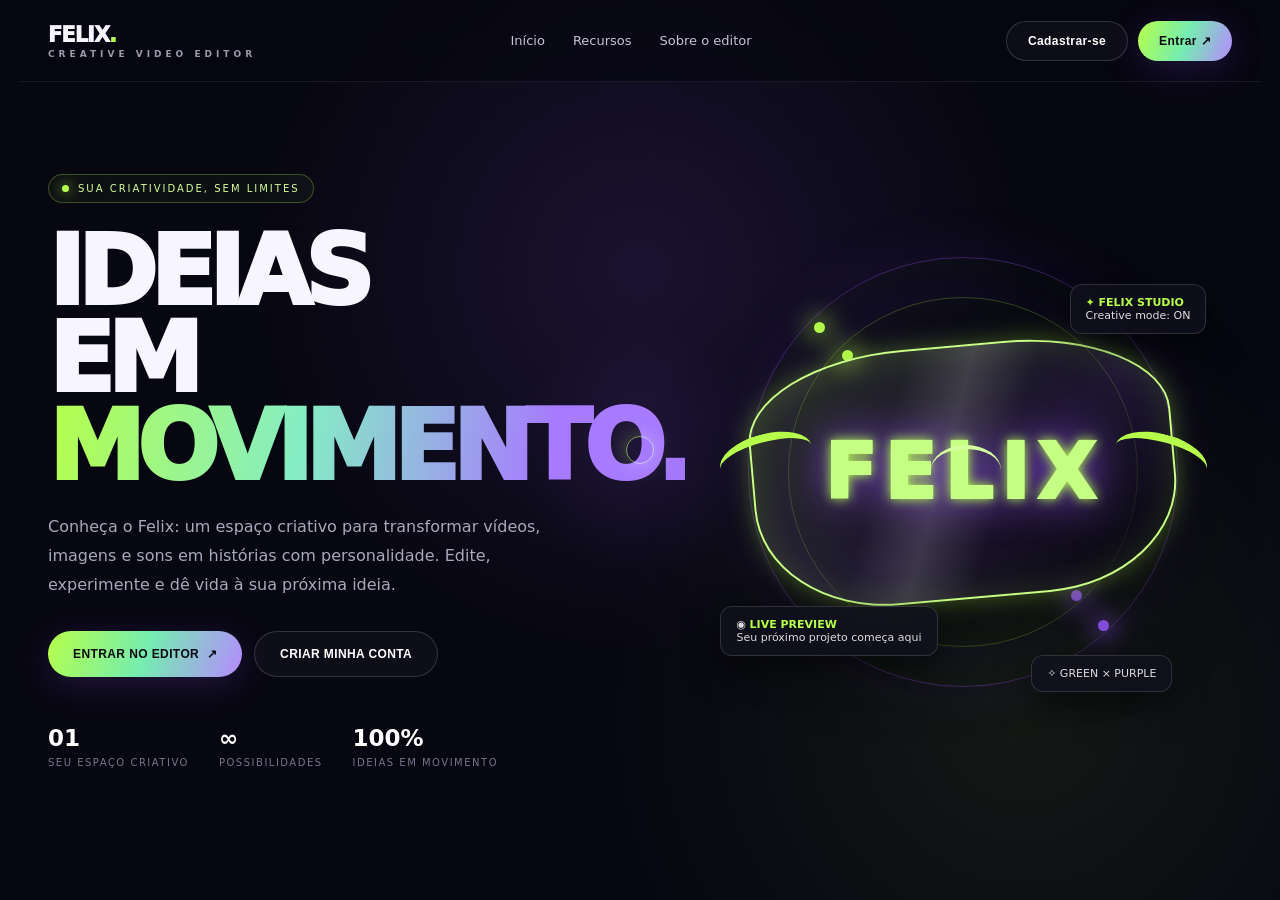
<file: index.html>
<!DOCTYPE html>
<html lang="pt-BR">
<head>
<meta charset="utf-8">
<meta name="viewport" content="width=device-width, initial-scale=1, viewport-fit=cover">
<title>FELIX — Creative Video Editor</title>
<link rel="stylesheet" href="style.css">
</head>
<body>
<div id="portfolio">
  <div class="f-cursor" id="fCursor"></div><div class="f-cursor-glow" id="fGlow"></div>
  <nav class="f-nav">
    <div class="f-brand">FELIX<span>.</span><small>CREATIVE VIDEO EDITOR</small></div>
    <div class="f-navlinks"><a href="#f-home">Início</a><a href="#f-tools">Recursos</a><a href="#f-about">Sobre o editor</a></div>
    <div class="f-actions"><button class="f-btn" onclick="fOpenSignup()">Cadastrar-se</button><button class="f-btn primary" onclick="fEnter()">Entrar ↗</button><button class="f-btn f-burger" aria-label="Menu" onclick="document.querySelector('.f-navlinks').classList.toggle('open')">☰</button></div>
  </nav>
  <main>
    <section class="f-hero" id="f-home">
      <div class="f-copy">
        <div class="f-eyebrow"><span class="f-dot"></span> SUA CRIATIVIDADE, SEM LIMITES</div>
        <h1>IDEIAS<br>EM <span class="grad">MOVIMENTO.</span></h1>
        <p class="f-lead">Conheça o Felix: um espaço criativo para transformar vídeos, imagens e sons em histórias com personalidade. Edite, experimente e dê vida à sua próxima ideia.</p>
        <div class="f-herocta"><button class="f-btn primary" onclick="fEnter()">ENTRAR NO EDITOR&nbsp; ↗</button><button class="f-btn" onclick="fOpenSignup()">CRIAR MINHA CONTA</button></div>
        <div class="f-stats"><div class="f-stat"><strong>01</strong><span>Seu espaço criativo</span></div><div class="f-stat"><strong>∞</strong><span>Possibilidades</span></div><div class="f-stat"><strong>100%</strong><span>Ideias em movimento</span></div></div>
      </div>
      <div class="f-visual" id="fVisual">
        <div class="f-orbit"></div><div class="f-orbit o2"></div>
        <div class="f-glass" id="fGlass"><div class="f-arm left"></div><div class="f-arm right"></div><div class="f-lens"></div><div class="f-bridge"></div></div>
        <div class="f-chip c1"><b>✦ FELIX STUDIO</b><br>Creative mode: ON</div>
        <div class="f-chip c2">◉ <b>LIVE PREVIEW</b><br>Seu próximo projeto começa aqui</div>
        <div class="f-chip c3">✧ GREEN × PURPLE</div>
      </div>
    </section>
    <section class="f-section" id="f-tools">
      <div class="f-section-head f-reveal"><div class="f-kicker">FERRAMENTAS CRIATIVAS</div><h2>Seu estúdio. Suas regras.</h2><p>Um conjunto de ferramentas para explorar ideias, experimentar estilos e construir projetos audiovisuais em um só lugar.</p></div>
      <div class="f-cards">
        <article class="f-card f-reveal" style="--glow:#b6ff4a"><div class="f-icon">✂</div><h3>Edição de vídeo</h3><p>Organize clipes, corte cenas, ajuste a duração e monte sua narrativa na linha do tempo.</p></article>
        <article class="f-card f-reveal" style="--glow:#9b5cff"><div class="f-icon">✦</div><h3>Efeitos & transições</h3><p>Explore filtros, movimentos e transições para dar ritmo e identidade aos seus vídeos.</p></article>
        <article class="f-card f-reveal" style="--glow:#b6ff4a"><div class="f-icon">T</div><h3>Textos & legendas</h3><p>Adicione títulos, legendas e elementos tipográficos para contar sua história.</p></article>
      </div>
    </section>
    <section class="f-section" id="f-about">
      <div class="f-section-head f-reveal"><div class="f-kicker">POR DENTRO DO FELIX</div><h2>Crie do seu jeito.</h2><p>Do primeiro corte à exportação, tenha liberdade para ajustar cada detalhe do seu projeto.</p></div>
      <div class="f-showcase">
        <article class="f-card f-reveal"><div class="f-icon">▤</div><h3>Timeline intuitiva</h3><p>Trabalhe com trilhas de vídeo, áudio e texto. Organize seus elementos e construa cada cena com precisão.</p><div class="f-demo"><span></span><span></span><span></span><span></span><span></span></div></article>
        <article class="f-card f-reveal"><div class="f-icon">◈</div><h3>Imagem em destaque</h3><p>Ajuste cores, aplique filtros, faça recortes e experimente recursos de edição de imagem.</p><div class="f-demo"><span style="height:45%;background:linear-gradient(#9b5cff,#b6ff4a)"></span><span style="height:90%"></span><span style="height:55%;background:linear-gradient(#b6ff4a,#9b5cff)"></span><span style="height:80%"></span><span style="height:35%"></span></div></article>
      </div>
    </section>
    <section class="f-cta f-reveal"><div class="f-kicker">PRONTO PARA COMEÇAR?</div><h2>Seu próximo projeto<br><span style="background:linear-gradient(90deg,#b6ff4a,#9b5cff);-webkit-background-clip:text;color:transparent">começa agora.</span></h2><p>Entre no Felix e transforme suas ideias em criações.</p><button class="f-btn primary" onclick="fEnter()">ENTRAR NO FELIX&nbsp; ↗</button></section>
  </main>
  <footer class="f-footer">FELIX CREATIVE VIDEO EDITOR · TX_EDITION · CRIATIVIDADE EM MOVIMENTO</footer>
  <div class="f-modal" id="fSignup" onclick="if(event.target===this)fCloseSignup()"><div class="f-modalbox"><button class="f-close" onclick="fCloseSignup()">×</button><div class="f-kicker">BEM-VINDO AO FELIX</div><h3>Crie sua conta.</h3><p>Prepare seu espaço criativo para começar a editar.</p><form onsubmit="fSignupSubmit(event)"><label for="fName">Nome</label><input id="fName" required placeholder="Como podemos chamar você?"><label for="fEmail">E-mail</label><input id="fEmail" type="email" required placeholder="voce@email.com"><label for="fPass">Senha</label><input id="fPass" type="password" minlength="6" required placeholder="Mínimo de 6 caracteres"><button class="f-btn primary" type="submit">CADASTRAR-SE ↗</button></form><p class="f-note">Protótipo visual: o cadastro ainda não cria uma conta real. É necessária integração com um serviço de autenticação para ativar o acesso seguro.</p></div></div>
</div>


<div id="felixEditorShell"><iframe id="felixEditorFrame" src="editor.html" title="Editor de vídeo FELIX" allow="fullscreen; microphone"></iframe></div>
<script src="main.js"></script>
</body>
</html>
</file>
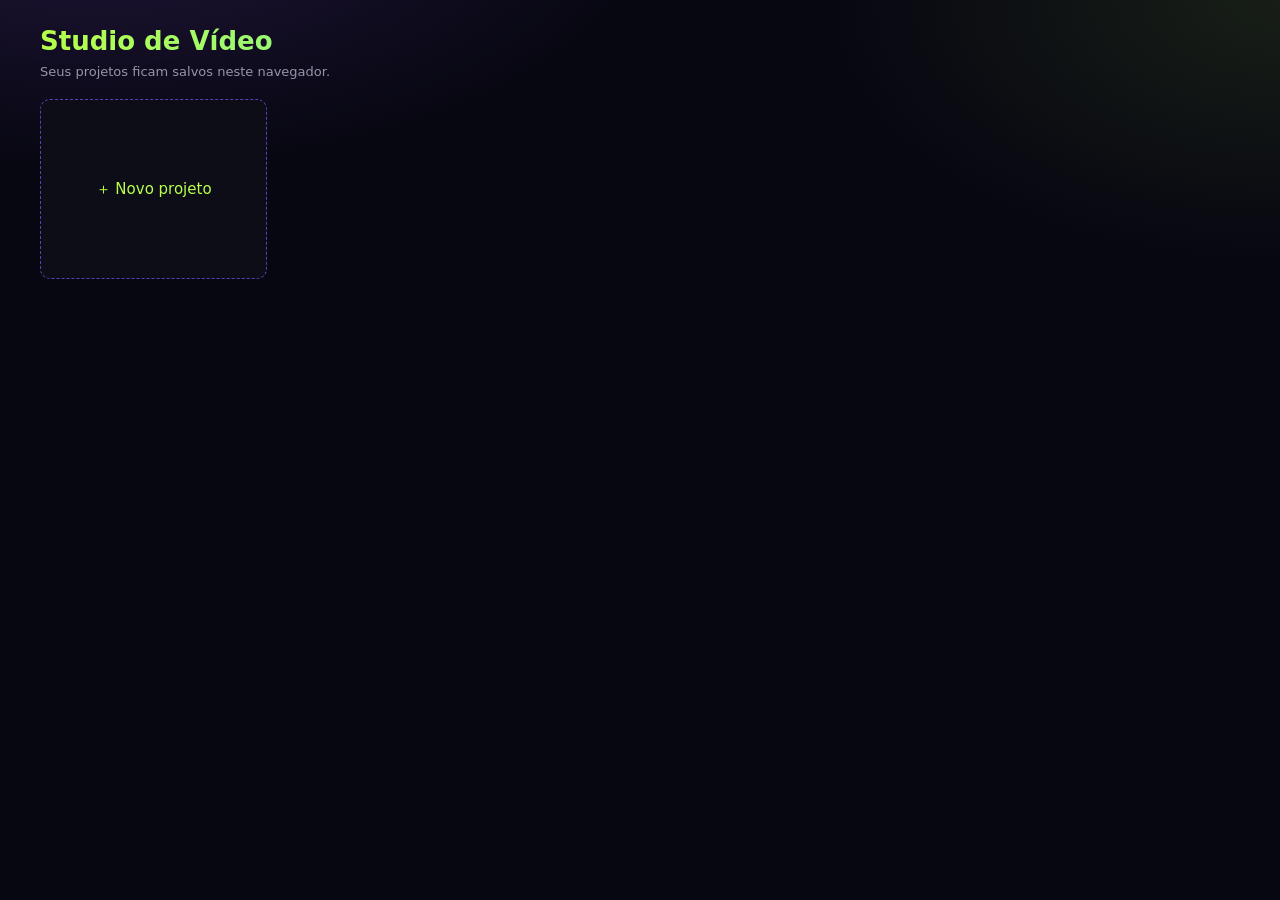
<file: editor.html>
<!DOCTYPE html>
<html lang="pt-BR">
<head>
<meta charset="utf-8">
<meta name="viewport" content="width=device-width, initial-scale=1, viewport-fit=cover">
<title>FELIX — Creative Video Editor</title>
<link rel="stylesheet" href="editor.css">
</head>
<body>
<div id="home" class="scr"><h1> Studio de Vídeo</h1><div class="hint">Seus projetos ficam salvos neste navegador.</div><div class="grid" id="grid"></div></div>
<div id="ed" class="scr">
<header>
<span class="logo">FELIX.</span><button class="ic" onclick="parent.postMessage('felix:back','*')" title="Voltar ao site">⌂</button><button onclick="back()">← Projetos</button><span id="pn" title="Renomear"></span>
<button onclick="ieStart()" title="Editor de imagem (ajustes, curvas, remover fundo...)">🖌 Imagem</button><button class="ic" onclick="help()" title="Atalhos">?</button><button class="p" id="ex" onclick="exp()">⬇ Exportar</button>
<input type="file" id="fi" accept="video/*,image/*,audio/*,.gif" multiple hidden>
</header>
<aside id="side"><button class="shx" onclick="sheet()">✕</button><div class="tabs" id="stabs"></div><div class="pane" id="spane"></div></aside>
<section id="prev"><div class="phead">Player</div><div class="stage" id="stage"><canvas id="cv" width="1280" height="720"></canvas><div id="gd"></div><div id="bx"><i data-c="nw"></i><i data-c="ne"></i><i data-c="se"></i><i data-c="sw"></i></div></div>
<div id="ctl"><div class="ca"><span id="tm">00:00:00:00 / 00:00:00:00</span></div>
<div class="cb"><button class="ic" onclick="t=0" title="Início">⏮</button><button class="ic" onclick="step(-1)" title="−1 frame">◀|</button><button class="ic p" id="pp" onclick="toggle()">▶</button><button class="ic" onclick="step(1)" title="+1 frame">|▶</button></div>
<div class="cc"><button class="ic" id="lp" onclick="loop=!loop;this.classList.toggle('on',loop)" title="Repetir">🔁</button><button class="ic" id="gb" onclick="guides()" title="Guias de segurança">▦</button><button class="ic" onclick="shot()" title="Salvar frame">📷</button><button class="ic" onclick="fs2()" title="Tela cheia">⛶</button><select id="ar" onchange="setAr();save()" title="Proporção"><option>16:9</option><option>9:16</option><option>1:1</option><option>4:5</option></select></div></div></section>
<aside id="insp"><button class="shx" onclick="sheet()">✕</button><div class="tabs" id="itabs"></div><div class="pane" id="ipane"></div></aside>
<section id="tlbox"><div id="tlbar"><button class="ic" onclick="undo(-1)" title="Desfazer (Ctrl+Z)">↶</button><button class="ic" onclick="undo(1)" title="Refazer (Ctrl+Y)">↷</button><span class="sep"></span>
<button onclick="split()" title="Dividir (S)">✂<em>Dividir</em></button><button onclick="dup()" title="Duplicar">⧉<em>Duplicar</em></button><button onclick="del()" title="Apagar">🗑<em>Apagar</em></button><button onclick="addKfBtn()" title="Keyframe (K)">◆<em>Keyframe</em></button><span class="sep"></span>
<button id="snb" class="on ic" onclick="snap=!snap;this.classList.toggle('on',snap)" title="Ímã">🧲</button><span style="flex:1"></span><span class="hint" id="info"></span><label class="hint" style="display:flex;align-items:center;gap:6px">⌕<input type="range" min="15" max="220" value="50" style="width:120px" oninput="zoom=+this.value;rTL()"></label></div>
<div id="tlmain"><div id="heads"></div><div id="tlw"><div id="tl"></div></div></div></section>
<nav id="mbar"></nav>
</div>
<div id="ie"><div class="ieh"><b>Editor de imagem</b><button onclick="$('ief').click()">📂 Abrir</button><button onclick="ieUndo(-1)" title="Desfazer">↶</button><button onclick="ieUndo(1)" title="Refazer">↷</button><button onpointerdown="IE.before=1;ieR()" onpointerup="IE.before=0;ieR()" onpointerleave="if(IE.before){IE.before=0;ieR()}">👁 Antes</button><span style="flex:1"></span><button onclick="ieSave()">⬇ PNG</button><button class="p" onclick="ieApply()">✔ Aplicar ao projeto</button><button onclick="$('ie').style.display='none'">✕</button><input type="file" id="ief" accept="image/*" hidden></div>
<div class="iew"><div id="iet"></div><div class="iec"><canvas id="ic"></canvas><div id="icr"></div></div><div id="iep"></div></div></div>
<div id="md"></div><div id="toast"></div>
<script src="editor.js"></script>
</body>
</html>
</file>
<file: style.css>
html,body{height:100%;margin:0}body{background:#070711;overflow:hidden}
/* ===== FELIX PORTFOLIO LANDING ===== */
:root{--felix-green:#b6ff4a;--felix-purple:#9b5cff;--felix-bg:#070711;--felix-card:#111120}
body{overflow:hidden}
#portfolio{position:fixed;inset:0;z-index:300;background:var(--felix-bg);color:#f7f5ff;overflow:auto;font-family:Inter,system-ui,sans-serif;isolation:isolate}
#portfolio *{box-sizing:border-box}
#portfolio:before{content:"";position:fixed;inset:0;z-index:-2;pointer-events:none;background:radial-gradient(700px circle at var(--mx,50%) var(--my,30%),#9b5cff22,transparent 55%),radial-gradient(700px circle at 80% 80%,#b6ff4a12,transparent 60%),#070711}
#portfolio:after{content:"";position:fixed;inset:0;z-index:-1;pointer-events:none;opacity:.14;background-image:linear-gradient(#ffffff0c 1px,transparent 1px),linear-gradient(90deg,#ffffff0c 1px,transparent 1px);background-size:54px 54px;mask-image:linear-gradient(to bottom,black,transparent 90%)}
.f-nav{height:82px;display:flex;align-items:center;justify-content:space-between;max-width:1240px;margin:auto;padding:0 28px;position:sticky;top:0;z-index:5;backdrop-filter:blur(18px);background:#070711a8;border-bottom:1px solid #ffffff12}
.f-brand{font-size:21px;font-weight:950;letter-spacing:-1px}.f-brand span{color:var(--felix-green)}.f-brand small{display:block;font-size:9px;letter-spacing:4px;color:#9c9bad;font-weight:600;margin-top:2px}
.f-navlinks{display:flex;gap:28px;align-items:center}.f-navlinks a{color:#c7c4d7;text-decoration:none;font-size:13px;transition:.25s}.f-navlinks a:hover{color:var(--felix-green)}
.f-actions{display:flex;gap:10px}.f-btn{border:1px solid #ffffff28;border-radius:999px;padding:12px 21px;color:white;background:#ffffff08;font-weight:750;font-size:12px;letter-spacing:.4px;cursor:pointer;transition:transform .25s,box-shadow .25s,border-color .25s}.f-btn:hover{transform:translateY(-3px);border-color:var(--felix-green);box-shadow:0 8px 30px #b6ff4a20}.f-btn.primary{border:0;color:#090910;background:linear-gradient(110deg,var(--felix-green),#75edb0 50%,#b58aff);box-shadow:0 8px 35px #9b5cff30}
.f-hero{max-width:1240px;margin:auto;min-height:690px;padding:92px 28px 80px;display:grid;grid-template-columns:1.05fr .95fr;align-items:center;gap:35px;position:relative}
.f-eyebrow{display:inline-flex;gap:9px;align-items:center;border:1px solid #b6ff4a45;border-radius:99px;padding:8px 13px;color:#d6ff9a;font-size:10px;letter-spacing:2px;text-transform:uppercase;background:#b6ff4a0a}
.f-dot{width:7px;height:7px;border-radius:50%;background:var(--felix-green);box-shadow:0 0 14px var(--felix-green);animation:fdot 1.5s infinite}
@keyframes fdot{50%{opacity:.35;transform:scale(.65)}}
.f-hero h1{font-size:clamp(56px,7.5vw,104px);line-height:.91;letter-spacing:-7px;margin:26px 0 22px;font-weight:950}
.f-hero h1 .grad{background:linear-gradient(100deg,var(--felix-green),#85edc5 40%,#a77aff 78%);-webkit-background-clip:text;background-clip:text;color:transparent}
.f-lead{max-width:520px;color:#aaa8bc;font-size:16px;line-height:1.8}
.f-herocta{display:flex;gap:12px;margin-top:32px;flex-wrap:wrap}.f-herocta .f-btn{padding:15px 25px}
.f-stats{display:flex;gap:30px;margin-top:48px}.f-stat strong{display:block;font-size:23px;color:#fff}.f-stat span{font-size:10px;letter-spacing:1.5px;color:#77758d;text-transform:uppercase}
.f-visual{height:510px;position:relative;display:grid;place-items:center;perspective:900px}
.f-orbit{position:absolute;width:min(42vw,430px);aspect-ratio:1;border:1px solid #9b5cff55;border-radius:50%;box-shadow:0 0 65px #9b5cff16,inset 0 0 65px #b6ff4a0b;animation:orbit 22s linear infinite}
.f-orbit:before,.f-orbit:after{content:"";position:absolute;width:11px;height:11px;border-radius:50%;background:var(--felix-green);box-shadow:0 0 25px 6px #b6ff4a88;top:15%;left:15%}
.f-orbit:after{top:auto;left:auto;bottom:13%;right:16%;background:var(--felix-purple);box-shadow:0 0 25px 6px #9b5cff99}
.f-orbit.o2{width:min(34vw,350px);border-color:#b6ff4a40;animation:orbit 16s linear infinite reverse}
@keyframes orbit{to{transform:rotate(360deg)}}
.f-glass{width:min(100%,470px);aspect-ratio:1.22;position:relative;display:grid;place-items:center;transform-style:preserve-3d;animation:float 5s ease-in-out infinite;filter:drop-shadow(0 30px 45px #000b)}
@keyframes float{0%,100%{transform:translateY(0) rotateX(3deg) rotateY(-8deg)}50%{transform:translateY(-17px) rotateX(-3deg) rotateY(8deg)}}
.f-lens{position:absolute;inset:17% 5%;border:2px solid #c9ff85;border-radius:38% 38% 32% 32% / 32% 32% 42% 42%;background:linear-gradient(145deg,#b6ff4a22,#9b5cff24 55%,#05050cdd);box-shadow:inset 0 0 35px #b6ff4a24,0 0 24px #b6ff4a55;transform:rotate(-5deg);overflow:hidden}
.f-lens:before{content:"";position:absolute;inset:-60%;background:linear-gradient(110deg,transparent 42%,#ffffff25 48%,transparent 54%);animation:shine 5s ease-in-out infinite}
@keyframes shine{0%,25%{transform:translateX(-40%) rotate(15deg)}75%,100%{transform:translateX(40%) rotate(15deg)}}
.f-lens:after{content:"FELIX";position:absolute;inset:0;display:grid;place-items:center;font-size:clamp(44px,6vw,76px);font-weight:1000;letter-spacing:8px;color:#c5ff83;text-shadow:0 0 12px #b6ff4a,0 0 45px #9b5cff;transform:rotate(5deg)}
.f-bridge{position:absolute;top:43%;left:43%;width:15%;height:13%;border-top:4px solid #d5ff9e;border-radius:50%;z-index:2}
.f-arm{position:absolute;top:40%;width:20%;height:12%;border-top:8px solid #b6ff4a;border-radius:50%;z-index:2}.f-arm.left{left:-2%;transform:rotate(-15deg)}.f-arm.right{right:-2%;transform:rotate(15deg)}
.f-chip{position:absolute;padding:11px 15px;border-radius:12px;border:1px solid #ffffff24;background:#11111dcc;backdrop-filter:blur(14px);font-size:11px;color:#ddd;box-shadow:0 12px 35px #0008;animation:chipfloat 4s ease-in-out infinite}
.f-chip b{color:var(--felix-green)}.f-chip.c1{top:13%;right:0}.f-chip.c2{bottom:14%;left:0;animation-delay:-1.7s}.f-chip.c3{bottom:7%;right:7%;animation-delay:-2.5s}
@keyframes chipfloat{50%{transform:translateY(-10px) rotate(2deg)}}
.f-section{max-width:1240px;margin:auto;padding:100px 28px}
.f-section-head{text-align:center;margin-bottom:48px}.f-kicker{font-size:10px;letter-spacing:3px;color:var(--felix-green);text-transform:uppercase}.f-section h2{font-size:clamp(34px,5vw,58px);letter-spacing:-2px;margin:13px 0}.f-section-head p{color:#9694aa;max-width:600px;margin:auto;line-height:1.7}
.f-cards{display:grid;grid-template-columns:repeat(3,1fr);gap:18px}
.f-card{padding:28px;border-radius:22px;border:1px solid #ffffff14;background:linear-gradient(145deg,#171729dd,#0d0d18dd);min-height:220px;position:relative;overflow:hidden;transition:transform .3s,border-color .3s,box-shadow .3s;transform-style:preserve-3d}
.f-card:before{content:"";position:absolute;width:180px;height:180px;border-radius:50%;background:var(--glow,#9b5cff);filter:blur(75px);opacity:.13;right:-80px;top:-80px;transition:.4s}
.f-card:hover{border-color:#b6ff4a66;box-shadow:0 20px 60px #0006}.f-card:hover:before{opacity:.35}
.f-icon{width:48px;height:48px;border-radius:14px;display:grid;place-items:center;background:linear-gradient(135deg,#b6ff4a22,#9b5cff33);border:1px solid #ffffff20;font-size:22px;margin-bottom:22px}
.f-card h3{margin:0 0 10px;font-size:18px}.f-card p{color:#9694aa;line-height:1.7;font-size:13px;margin:0}
.f-showcase{display:grid;grid-template-columns:1fr 1fr;gap:22px;align-items:stretch}
.f-showcase .f-card{min-height:310px}.f-demo{height:150px;margin-top:22px;border-radius:13px;background:linear-gradient(130deg,#b6ff4a1c,#9b5cff24);border:1px solid #ffffff15;display:flex;align-items:center;justify-content:center;gap:8px;overflow:hidden}
.f-demo span{height:70%;width:13%;border-radius:8px;background:linear-gradient(180deg,var(--felix-green),#9b5cff);animation:bars 1.2s ease-in-out infinite alternate}.f-demo span:nth-child(2){animation-delay:.2s}.f-demo span:nth-child(3){animation-delay:.4s}.f-demo span:nth-child(4){animation-delay:.6s}.f-demo span:nth-child(5){animation-delay:.8s}
@keyframes bars{to{height:25%;filter:hue-rotate(50deg)}}
.f-cta{max-width:1184px;margin:40px auto 100px;padding:58px 30px;border:1px solid #b6ff4a40;border-radius:28px;text-align:center;background:radial-gradient(500px circle at 20% 0,#b6ff4a18,transparent),radial-gradient(500px circle at 90% 100%,#9b5cff22,transparent),#11111c}
.f-cta h2{font-size:clamp(32px,5vw,54px);margin:0 0 14px;letter-spacing:-2px}.f-cta p{color:#a6a3b7;margin:0 auto 25px;max-width:540px;line-height:1.7}
.f-footer{border-top:1px solid #ffffff12;padding:28px;text-align:center;color:#77758d;font-size:11px;letter-spacing:1px}
.f-reveal{opacity:0;transform:translateY(35px);transition:opacity .8s ease,transform .8s cubic-bezier(.2,.7,.2,1)}.f-reveal.visible{opacity:1;transform:translateY(0)}
.f-cursor{position:fixed;z-index:20;pointer-events:none;left:0;top:0;width:28px;height:28px;border:1px solid #b6ff4a99;border-radius:50%;transform:translate(-50%,-50%);mix-blend-mode:screen;transition:width .2s,height .2s,background .2s;box-shadow:0 0 20px #b6ff4a55}
.f-cursor-glow{position:fixed;z-index:-1;pointer-events:none;width:260px;height:260px;left:0;top:0;border-radius:50%;background:radial-gradient(circle,#9b5cff19,transparent 68%);transform:translate(-50%,-50%)}
.f-modal{position:fixed;inset:0;z-index:30;background:#05050bdc;backdrop-filter:blur(14px);display:none;align-items:center;justify-content:center;padding:20px}.f-modal.open{display:flex}
.f-modalbox{width:min(100%,430px);padding:32px;border:1px solid #b6ff4a55;border-radius:23px;background:#11111e;box-shadow:0 25px 90px #000b;animation:modalpop .35s cubic-bezier(.2,.8,.2,1)}
@keyframes modalpop{from{opacity:0;transform:scale(.92) translateY(20px)}to{opacity:1;transform:none}}
.f-modalbox h3{font-size:27px;margin:0 0 7px}.f-modalbox p{color:#9997ad;font-size:13px;line-height:1.6;margin:0 0 20px}
.f-modalbox label{display:block;font-size:11px;color:#c9c5dc;margin:13px 0 6px}.f-modalbox input{width:100%;padding:13px 14px;border:1px solid #ffffff20;border-radius:10px;background:#090912;color:white;outline:none}.f-modalbox input:focus{border-color:var(--felix-green);box-shadow:0 0 0 3px #b6ff4a16}
.f-modalbox .f-btn{width:100%;margin-top:18px}.f-close{float:right;border:0;background:none;color:#aaa;font-size:22px;cursor:pointer}
.f-note{font-size:10px!important;color:#77758d!important;margin-top:14px!important}
@media(max-width:850px){.f-navlinks{display:none}.f-hero{grid-template-columns:1fr;padding-top:65px;text-align:center}.f-lead{margin:auto}.f-herocta,.f-stats{justify-content:center}.f-visual{height:400px}.f-orbit{width:340px}.f-orbit.o2{width:275px}.f-cards{grid-template-columns:1fr 1fr}.f-showcase{grid-template-columns:1fr}}
@media(max-width:560px){.f-nav{padding:0 17px;height:70px}.f-actions{gap:6px}.f-btn{padding:10px 13px}.f-hero{padding:55px 18px 30px}.f-hero h1{letter-spacing:-4px;font-size:58px}.f-lead{font-size:14px}.f-stats{gap:17px}.f-stat strong{font-size:19px}.f-visual{height:320px}.f-orbit{width:270px}.f-orbit.o2{width:220px}.f-chip{font-size:9px;padding:8px}.f-section{padding:65px 18px}.f-cards{grid-template-columns:1fr}.f-cta{margin:20px 16px 65px;padding:42px 20px}.f-cursor,.f-cursor-glow{display:none}}


/* ===== RESPONSIVO ===== */
html{-webkit-text-size-adjust:100%}#portfolio{overflow-x:hidden}.f-hero{overflow-x:clip}.f-burger{display:none;padding:10px 14px}
#felixEditorShell{display:none;position:fixed;inset:0;z-index:99999;background:#070711}#felixEditorFrame{display:block;width:100%;height:100%;border:0;background:#070711}
.f-modalbox{max-height:calc(100dvh - 40px);overflow:auto}
@media(max-width:850px){.f-burger{display:block}.f-navlinks.open{display:flex!important;position:absolute;top:100%;left:0;right:0;flex-direction:column;align-items:flex-start;gap:16px;padding:20px 24px;background:#0b0b18f5;border-bottom:1px solid #ffffff18}.f-orbit{width:min(340px,86vw)}.f-orbit.o2{width:min(275px,70vw)}.f-stats{flex-wrap:wrap}.f-hero h1{letter-spacing:-4px}}
@media(max-width:560px){.f-brand small{display:none}.f-actions .f-btn:first-child{display:none}.f-hero h1{font-size:clamp(38px,13vw,58px);letter-spacing:-3px}.f-chip.c3{display:none}.f-orbit{width:min(270px,76vw)}.f-orbit.o2{width:min(220px,62vw)}.f-modalbox{padding:24px 20px}.f-herocta .f-btn{flex:1 1 100%}.f-section-head h2{letter-spacing:-1px}}
@media(max-width:380px){.f-nav{padding:0 12px}.f-brand{font-size:18px}.f-hero h1{letter-spacing:-2px}}
@media(pointer:coarse){.f-cursor,.f-cursor-glow{display:none}}
</file>
<file: editor.css>
:root{--bg:#030804;--pn:#010802;--pn2:#1a3214;--bd:#1f4d23;--tx:#64ff45;--mt:#80a874;--ac:#108150;--ac2:#015505;--pu:#5cf65c;--pu2:#17a017;--dg:#4dff5c;box-sizing:border-box}
@media(prefers-color-scheme:light){:root:not([data-theme="dark"]){--bg:#f1edfb;--pn:#fff;--pn2:#f6f2ff;--bd:#d0facf;--tx:#133512;--mt:#61945f;--ac:#0b9d62;--ac2:#c9f5e2;--pu:#6d3fe0;--pu2:#e1d6ff}}
*{box-sizing:border-box}html,body{height:100%;margin:0}
body{background:var(--bg);color:var(--tx);font:13px system-ui,-apple-system,Segoe UI,sans-serif;overflow:hidden}
button,select{background:var(--pn2);color:var(--tx);border:1px solid var(--bd);border-radius:8px;padding:6px 10px;font:inherit;cursor:pointer;transition:.15s}
button:hover{border-color:var(--ac)}button:active{transform:scale(.97)}
button.p{background:linear-gradient(135deg,var(--pu),var(--ac));color:#07130e;border:0;font-weight:700}
button.g{background:var(--pu);border-color:var(--pu);color:#fff}
button.ic{padding:6px 9px;min-width:32px}button.on{background:var(--pu2);border-color:var(--ac);color:var(--ac)}
input[type=range]{accent-color:var(--ac);width:100%}
input[type=text],input[type=number],textarea{background:var(--bg);color:var(--tx);border:1px solid var(--bd);border-radius:7px;padding:6px;font:inherit;width:100%}
input[type=color]{width:100%;height:30px;border:1px solid var(--bd);border-radius:7px;background:var(--bg);padding:2px}
.hint{color:var(--mt)}.scr{display:none;height:100%;animation:fi .3s}@keyframes fi{from{opacity:0;transform:translateY(8px)}}
#home{padding:28px;overflow:auto;background:radial-gradient(900px 400px at 10% -10%,#2f781d55,transparent),radial-gradient(700px 400px at 100% 0,#34f5a022,transparent)}
#home h1{margin:0 0 4px;font-size:26px;background:linear-gradient(90deg,var(--pu),var(--ac));-webkit-background-clip:text;background-clip:text;color:transparent}
.grid{display:grid;grid-template-columns:repeat(auto-fill,minmax(220px,1fr));gap:16px;margin-top:18px}
.card{background:var(--pn);border:1px solid var(--bd);border-radius:14px;overflow:hidden;cursor:pointer;transition:.2s;position:relative}
.card:hover{transform:translateY(-4px);border-color:var(--ac);box-shadow:0 8px 28px #5cf68a33}
.cov{aspect-ratio:16/9;background:var(--pn2) center/cover;display:grid;place-items:center;font-size:30px}
.card .i{padding:10px}.card .d{position:absolute;top:8px;right:8px;opacity:0}.card:hover .d{opacity:1}
.new{display:grid;place-items:center;min-height:180px;border-style:dashed;color:var(--ac);font-size:15px}
#ed{display:none;height:100%;grid-template-columns:290px minmax(0,1fr) 300px;grid-template-rows:50px minmax(0,1fr) 372px;grid-template-areas:"top top top" "side prev insp" "tl tl tl"}
#ed.scr.on2{display:grid}
header{grid-area:top;display:flex;gap:6px;align-items:center;padding:0 12px;background:var(--pn);border-bottom:1px solid var(--bd);overflow:auto;white-space:nowrap}
.logo{font-weight:800;background:linear-gradient(90deg,var(--pu),var(--ac));-webkit-background-clip:text;background-clip:text;color:transparent;margin-right:6px}
#pn{font-weight:700;cursor:pointer;margin-right:auto;padding:4px 8px;border-radius:6px}#pn:hover{background:var(--pn2)}
.sep{width:1px;height:22px;background:var(--bd);margin:0 4px}
#side{grid-area:side;background:var(--pn);border-right:1px solid var(--bd);display:flex;flex-direction:column;min-height:0}
.tabs{display:flex;border-bottom:1px solid var(--bd)}
.tabs button{flex:1;border:0;border-radius:0;background:none;padding:9px 4px;color:var(--mt);border-bottom:2px solid transparent}
.tabs button.on{color:var(--ac);border-bottom-color:var(--ac);background:var(--pn2)}
.pane{padding:10px;overflow:auto;flex:1;min-height:0}
.pane h4{margin:14px 0 6px;color:var(--ac);font-size:11px;letter-spacing:.08em;text-transform:uppercase}.pane h4:first-child{margin-top:0}
.mg{display:grid;grid-template-columns:1fr 1fr;gap:8px}
.mi{position:relative;border:1px solid var(--bd);border-radius:9px;overflow:hidden;background:var(--pn2);cursor:pointer}
.mi:hover{border-color:var(--ac)}.mi .th{aspect-ratio:16/9;background:#000 center/cover;display:grid;place-items:center;font-size:22px}
.mi small{display:block;padding:4px 6px;white-space:nowrap;overflow:hidden;text-overflow:ellipsis}
.mi b{position:absolute;right:4px;top:4px;background:#000a;border-radius:5px;padding:1px 5px;font-size:10px}
.tp{padding:12px 8px;border:1px solid var(--bd);border-radius:9px;background:var(--pn2);cursor:pointer;text-align:center}.tp:hover{border-color:var(--ac)}
.fx{position:relative;overflow:hidden;height:56px;border-radius:9px;border:1px solid var(--bd);display:grid;place-items:end start;padding:5px;font-size:11px;cursor:pointer;color:#fff;text-shadow:0 0 4px #000}.fx i{position:absolute;inset:0;background:linear-gradient(135deg,#8b5cf6,#34f5a0,#ff7bd5)}.fx span{position:relative}
.fx:hover{border-color:#fff}
.cue{border:1px solid var(--bd);border-radius:9px;padding:6px;margin-bottom:6px;background:var(--pn2)}.cue.cur{border-color:var(--ac)}
.cue .r{display:flex;gap:4px;margin-bottom:4px}.cue input[type=number]{width:64px;padding:3px}.cue textarea{height:44px;resize:vertical}
#prev{grid-area:prev;display:flex;flex-direction:column;align-items:center;justify-content:center;padding:10px;gap:8px;min-width:0;min-height:0;background:radial-gradient(600px 300px at 50% 0,#8b5cf622,transparent)}
.stage{position:relative;max-width:100%;flex:1;min-height:0;display:flex;align-items:center;justify-content:center;width:100%}
canvas{max-width:100%;max-height:100%;background:#000;border-radius:8px;cursor:move;touch-action:none;box-shadow:0 0 0 1px var(--bd),0 10px 40px #0008}
#gd{position:absolute;pointer-events:none;border:1px dashed #34f5a099;display:none}
#gd::after{content:"";position:absolute;inset:10%;border:1px dashed #8b5cf6aa}
#ctl{display:flex;gap:6px;align-items:center;flex-wrap:wrap;justify-content:center}
#tm{font:600 14px ui-monospace,Menlo,monospace;color:var(--ac);min-width:150px;text-align:center}
#insp{grid-area:insp;background:var(--pn);border-left:1px solid var(--bd);display:flex;flex-direction:column;min-height:0}
#side .pane label,#insp .pane label{display:flex;justify-content:space-between;align-items:center;margin:9px 0 2px;color:var(--mt)}
#side .pane label output,#insp .pane label output{color:var(--ac);font-family:ui-monospace,monospace;font-size:11px}
#insp select{width:100%}
.two{display:grid;grid-template-columns:1fr 1fr;gap:6px}
.kfrow{display:flex;gap:4px;align-items:center;margin:4px 0;padding:4px;border:1px solid var(--bd);border-radius:8px;background:var(--pn2)}
.kfrow a{flex:1;color:var(--ac);cursor:pointer;text-decoration:none}
.kfrow select{width:auto;padding:2px}
#tlbox{grid-area:tl;display:flex;flex-direction:column;border-top:1px solid var(--bd);background:var(--pn);min-height:0}
#tlbar{display:flex;gap:6px;align-items:center;padding:5px 10px;border-bottom:1px solid var(--bd)}
#tlmain{flex:1;display:flex;min-height:0}
#heads{flex:0 0 96px;border-right:1px solid var(--bd);padding-top:26px;overflow:hidden;background:var(--pn2)}
.hd{border-bottom:1px solid var(--bd);padding:2px 6px;overflow:hidden;font-size:11px;color:var(--mt);display:flex;flex-direction:column;gap:3px}
.hd div{display:flex;gap:3px}.hd button{padding:0 5px;font-size:11px;border-radius:5px}
.hd.kh{height:34px}
#tlw{flex:1;overflow:auto;position:relative;min-width:0}
#tl{position:relative;min-height:100%;user-select:none}
.rl{position:sticky;top:0;height:26px;border-bottom:1px solid var(--bd);font-size:10px;color:var(--mt);cursor:pointer;touch-action:none;background:var(--pn);z-index:6}
.rl i{position:absolute;top:0;border-left:1px solid var(--bd);padding-left:3px;height:26px;pointer-events:none;font-style:normal}
.row{position:absolute;left:0;border-bottom:1px solid var(--bd);pointer-events:none}
.row.alt{background:#8b5cf610}
.cl,.tx{position:absolute;height:36px;border-radius:8px;overflow:hidden;cursor:grab;touch-action:none;display:flex}
.cl{border:1px solid var(--pu);background:var(--pu2)}.cl.au{background:repeating-linear-gradient(90deg,#34f5a066 0 2px,transparent 2px 5px),var(--ac2);border-color:var(--ac)}.cl.gi{border-color:#ff7bd5}
.cl img{height:100%;object-fit:cover;pointer-events:none;flex:none}
.cl span,.tx span{position:absolute;left:8px;top:3px;font-size:10px;color:#fff;text-shadow:0 0 3px #000;pointer-events:none;white-space:nowrap}
.tx{background:linear-gradient(135deg,#6d3fe0,#8b5cf6);color:#fff;height:26px;border:1px solid #c4b0ff}.tx.sb{background:linear-gradient(135deg,#0f7a52,#34f5a0);color:#04130c;border-color:#b9ffe0}.tx.sb span{color:#04130c;text-shadow:none}
.sel{outline:2px solid #fff;z-index:2}.lk{opacity:.5}
u{position:absolute;top:0;bottom:0;width:9px;background:rgba(255,255,255,.5);cursor:ew-resize;z-index:3}u[data-h=l]{left:0}u[data-h=r]{right:0}
.kf{position:absolute;bottom:1px;font-size:9px;color:#ffe45e;transform:translateX(-50%);pointer-events:none}
.kd{position:absolute;top:50%;width:12px;height:12px;margin:-6px 0 0 -6px;background:#ffe45e;border:1px solid #000;transform:rotate(45deg);cursor:ew-resize;z-index:4}
.kd.on{background:#fff;outline:2px solid var(--ac)}
.kl{position:absolute;left:0;height:30px;border-bottom:1px solid var(--bd)}.kl .bar{position:absolute;top:13px;height:4px;border-radius:3px;background:var(--bd)}
#ph{position:absolute;top:0;bottom:0;width:2px;background:var(--dg);pointer-events:none;z-index:7}
#ph::before{content:"";position:absolute;top:0;left:-6px;border:7px solid transparent;border-top-color:var(--dg);border-bottom:0}
#md{position:fixed;inset:0;background:rgba(5,0,15,.65);display:none;align-items:center;justify-content:center;z-index:99}
.box{background:var(--pn);border:1px solid var(--bd);border-radius:14px;padding:18px;min-width:300px;max-width:420px;animation:fi .2s;box-shadow:0 20px 60px #000a}
.box input{margin:6px 0 12px}
#toast{position:fixed;bottom:18px;left:50%;transform:translateX(-50%);background:var(--pu);color:#fff;padding:8px 16px;border-radius:20px;opacity:0;pointer-events:none;transition:.25s;z-index:120}#toast.on{opacity:1}
@media(max-width:980px){#ed{grid-template-columns:230px minmax(0,1fr) 250px}}
@media(max-width:760px){#ed{grid-template-columns:1fr;grid-template-rows:50px 240px 200px 260px 340px;grid-template-areas:"top" "prev" "side" "insp" "tl";overflow:auto}body{overflow:auto}}
.kb{padding:0 4px;margin-right:4px;border:0;background:none;color:var(--mt);font-size:13px;line-height:1}.kb:hover{color:var(--ac)}.kb.on{color:#ffe45e}.kb.at{color:#fff;text-shadow:0 0 6px #ffe45e}
#bx{position:absolute;pointer-events:none;border:2px solid var(--ac);display:none;z-index:4;box-sizing:border-box}
#bx i{position:absolute;width:14px;height:14px;background:#fff;border:2px solid var(--ac);border-radius:4px;pointer-events:auto;touch-action:none}
#bx i[data-c=nw]{left:-8px;top:-8px;cursor:nwse-resize}#bx i[data-c=ne]{right:-8px;top:-8px;cursor:nesw-resize}#bx i[data-c=se]{right:-8px;bottom:-8px;cursor:nwse-resize}#bx i[data-c=sw]{left:-8px;bottom:-8px;cursor:nesw-resize}
#ie{position:fixed;inset:0;background:var(--bg);z-index:150;display:none;flex-direction:column}
.ieh{display:flex;gap:6px;align-items:center;padding:8px 12px;border-bottom:1px solid var(--bd);background:var(--pn)}.iew{flex:1;display:flex;min-height:0}
#iet{width:56px;border-right:1px solid var(--bd);background:var(--pn);display:flex;flex-direction:column;gap:6px;padding:8px;align-items:center}
#iet button{width:38px;height:38px;padding:0;font-size:17px}#iet button.on,.ietabs button.on{background:var(--ac);color:#04201d;border-color:var(--ac)}
.iec{flex:1;position:relative;display:flex;align-items:center;justify-content:center;min-width:0;overflow:hidden;background:repeating-conic-gradient(#8883 0 25%,#0000 0 50%) 0 0/16px 16px}
#ic{max-width:calc(100% - 24px);max-height:calc(100% - 24px);box-shadow:0 4px 30px #0008;touch-action:none}
#icr{position:absolute;display:none;border:1px dashed #fff;box-shadow:0 0 0 9999px #0007;pointer-events:none}
#iep{width:300px;border-left:1px solid var(--bd);background:var(--pn);overflow:auto;padding:10px}
#iep label{display:flex;justify-content:space-between;margin:8px 0 2px;color:var(--mt)}#iep input[type=range],#iep select,#iep input[type=text]{width:100%}#iep h4{margin:12px 0 0}
#ih{width:100%;height:64px;background:var(--bg);border-radius:6px}.ietabs{display:flex;gap:4px;margin:8px 0;flex-wrap:wrap}
.chips button.on{background:var(--ac);color:#04201d;border-color:var(--ac)}

/* ---------- FELIX palette: green neon + purple ---------- */
:root{
  color-scheme:dark;
  --bg:#070711;
  --pn:#0d0d18;
  --pn2:#151525;
  --bd:#39304f;
  --tx:#f7f5ff;
  --mt:#9694aa;
  --ac:#b6ff4a;
  --ac2:#9b5cff;
  --pu:#9b5cff;
  --pu2:#b6ff4a;
  --dg:#b6ff4a;
}
#home{
  background:
    radial-gradient(900px 420px at 8% -10%,#9b5cff2b,transparent 62%),
    radial-gradient(760px 440px at 100% 0%,#b6ff4a18,transparent 60%),
    var(--bg);
}
#home h1,.logo{
  background:linear-gradient(100deg,#b6ff4a 0%,#75edb0 48%,#9b5cff 100%);
  -webkit-background-clip:text;background-clip:text;color:transparent;
}
button,select{
  background:var(--pn2);color:var(--tx);border-color:#39304f;
}
button:hover,select:hover{border-color:var(--ac);box-shadow:0 0 0 1px #b6ff4a22,0 0 18px #9b5cff18}
button.p{
  background:linear-gradient(110deg,#b6ff4a,#75edb0 50%,#b58aff);
  color:#090910;border:0;font-weight:800;
}
button.g{background:var(--pu);border-color:var(--pu);color:#fff}
button.on,.tabs button.on,.ietabs button.on,.chips button.on{
  background:#9b5cff25;border-color:var(--pu);color:#d8c4ff;
}
input[type=range]{accent-color:var(--ac)}
input[type=text],input[type=number],textarea{
  background:#090912;color:var(--tx);border-color:#39304f;
}
input[type=text]:focus,input[type=number]:focus,textarea:focus,select:focus{
  outline:none;border-color:var(--ac);box-shadow:0 0 0 3px #b6ff4a16;
}
.card{background:#111120;border-color:#39304f}
.card:hover{border-color:#b6ff4a88;box-shadow:0 12px 35px #9b5cff24}
.cov,.mi,.tp,.cue,.kfrow{background:#151525;border-color:#39304f}
.new{color:var(--ac);border-color:#9b5cff88}
.tabs button.on{color:#d8c4ff;border-bottom-color:#9b5cff;background:#9b5cff16}
.pane h4,#tm{color:var(--ac)}
#prev{background:radial-gradient(600px 300px at 50% 0%,#9b5cff20,transparent)}
#gd{border-color:#b6ff4a99}
#gd::after{border-color:#9b5cffaa}
.cl{border-color:#9b5cff;background:linear-gradient(135deg,#6d3fe0,#9b5cff)}
.cl.au{background:repeating-linear-gradient(90deg,#b6ff4a66 0 2px,transparent 2px 5px),#34451d;border-color:#b6ff4a}
.cl.gi{border-color:#b6ff4a}
.tx{background:linear-gradient(135deg,#6d3fe0,#9b5cff);border-color:#c4b0ff}
.tx.sb{background:linear-gradient(110deg,#b6ff4a,#75edb0);color:#090910;border-color:#d6ff9a}
.tx.sb span{color:#090910}
#ph{background:#b6ff4a}
#ph::before{border-top-color:#b6ff4a}
.kl .bar{background:linear-gradient(90deg,#9b5cff,#b6ff4a)}
.kd{background:#b6ff4a}
.kd.on{background:#fff;outline-color:#9b5cff}
.fx i{background:linear-gradient(135deg,#9b5cff,#b6ff4a,#75edb0)}
.fx:hover{border-color:#b6ff4a}
#md{background:#05050ccc}
.box{background:#111120;border-color:#9b5cff66;box-shadow:0 20px 60px #000b,0 0 35px #9b5cff16}
#toast{background:linear-gradient(110deg,#b6ff4a,#9b5cff);color:#090910;font-weight:800}
#tlbox{border-top-color:#39304f}
#heads{background:#151525}
.rl{background:#0d0d18}
.row.alt{background:#9b5cff10}
#ie{background:var(--bg)}
.ieh,#iet,#iep{background:#0d0d18}
.ietabs button.on,#iet button.on{background:#9b5cff25;color:#d8c4ff;border-color:#9b5cff}
.iec{background:repeating-conic-gradient(#7773 0 25%,#0000 0 50%) 0 0/16px 16px}
#bx{border-color:#b6ff4a}
#bx i{border-color:#b6ff4a}
#iep label{color:#9694aa}
#ih{background:#090912}

/* ===== VISUAL ESTILO CAPCUT + RESPONSIVO ===== */
:root,:root:not([data-theme="dark"]){--bg:#0b0b0d;--pn:#161618;--pn2:#202024;--bd:#2a2a2f;--tx:#ececef;--mt:#8e8e96;--ac:#17dede;--ac2:#10474a;--pu:#17dede;--pu2:#2a3a46;--dg:#fff;color-scheme:dark}
html,body{height:100%}body{font:13px/1.35 Inter,system-ui,-apple-system,Segoe UI,sans-serif;background:var(--bg);color:var(--tx);overflow:hidden}
button,select{background:#26262b;border:0;border-radius:6px;color:var(--tx)}button:hover{background:#303037;border:0}
button.p{background:var(--ac);color:#041416;font-weight:700}button.p:hover{background:#6af2f2}button.on{background:#17393c;color:var(--ac);border:0}
input[type=text],input[type=number],textarea,select{background:#0f0f12;border:1px solid var(--bd)}
.logo{background:none;-webkit-text-fill-color:#fff;color:#fff;font-weight:800;letter-spacing:.3px}
#home{background:var(--bg);padding:24px clamp(14px,4vw,40px)}#home h1{background:none;-webkit-text-fill-color:#fff;color:#fff;font-size:clamp(20px,4vw,26px)}
.grid{grid-template-columns:repeat(auto-fill,minmax(min(100%,210px),1fr))}.card{border-radius:10px;background:var(--pn)}.card:hover{box-shadow:none;transform:translateY(-3px)}.new{border:1px dashed #3a3a42;color:var(--ac)}
#ed{background:var(--bg);gap:4px;padding:0 4px 4px;grid-template-columns:minmax(260px,340px) minmax(0,1fr) minmax(250px,310px);grid-template-rows:46px minmax(0,1fr) clamp(250px,40vh,400px)}
header{margin:0 -4px;height:46px;padding:0 12px;gap:8px;background:var(--bg);border-bottom:1px solid #1b1b1f}
#pn{flex:1;margin:0;text-align:center;overflow:hidden;text-overflow:ellipsis;font-weight:600;color:#fff}
#side,#insp,#prev,#tlbox{border:0;border-radius:8px;background:var(--pn)}#prev{background:var(--pn);padding:0;gap:0;justify-content:flex-start}
.tabs{border-bottom:1px solid #222226}.tabs button{background:none;border-radius:0;color:var(--mt);border-bottom:2px solid transparent}.tabs button:hover{background:none;color:#fff}.tabs button.on{color:#fff;border-bottom-color:var(--ac);background:none}
#stabs button{display:flex;flex-direction:column;align-items:center;gap:4px;padding:10px 2px 8px;font-size:11px}#stabs button.on{color:var(--ac)}
#stabs svg,#mbar svg{width:22px;height:22px;fill:none;stroke:currentColor;stroke-width:1.7;stroke-linecap:round;stroke-linejoin:round}
.pane h4{color:#fff;text-transform:none;letter-spacing:0;font-size:13px;margin:16px 0 6px}
.mi{border:0;border-radius:6px;background:#202024}.mi:hover{outline:1px solid var(--ac)}.fx,.tp,.kfrow,.cue{border-color:#2a2a2f;background:#202024}
.phead{display:flex;width:100%;align-items:center;padding:9px 14px;color:var(--mt);font-weight:600;border-bottom:1px solid #202024}
.stage{padding:12px}canvas{border-radius:3px;box-shadow:none;background:#000}
#ctl{width:100%;padding:8px 14px;display:grid;grid-template-columns:1fr auto 1fr;align-items:center;gap:8px}
.ca{justify-self:start;min-width:0}.cb{display:flex;gap:6px;align-items:center}.cc{justify-self:end;display:flex;gap:4px;align-items:center}
#tm{min-width:0;text-align:left;font:600 13px ui-monospace,Menlo,monospace;color:#9a9aa2}#tm b{color:var(--ac);font-weight:600}
#pp{width:38px;height:38px;border-radius:50%;background:#fff;color:#000;padding:0;font-size:15px}#pp:hover{background:#d9d9de}
#tlbar{height:40px;padding:0 8px;gap:2px;border-bottom:1px solid #222226}#tlbar button{background:none;color:#c9c9cf;padding:6px 8px;display:flex;align-items:center;gap:5px}#tlbar button:hover{background:#26262b}#tlbar button.on{background:#17393c;color:var(--ac)}#tlbar em{font-style:normal}
#heads{background:var(--pn);border-right:1px solid #222226}.rl{background:var(--pn)}.row.alt{background:#ffffff05}
.cl{border:1px solid #3a4854;background:#26323c;border-radius:6px}.cl.au{background:repeating-linear-gradient(90deg,#17dede44 0 2px,transparent 2px 5px),#0e3b38;border-color:#16766d}.cl.gi{border-color:#ff7bd5}
.tx{background:#46427a;border:1px solid #6a64b8}.tx.sb{background:#124f4c;border-color:#1c8c86;color:#d9fffd}.tx.sb span{color:#d9fffd}
.sel{outline:0;box-shadow:0 0 0 2px #fff}u{background:#fffc;width:8px;border-radius:3px}
#ph{background:#fff}#ph::before{border-top-color:#fff}
#bx,#bx i{border-color:var(--ac)!important}
#ed>*{min-width:0}
.shx,#mbar{display:none}
@media(max-width:1100px){#ed{grid-template-columns:230px minmax(0,1fr) 250px}header .hint{display:none}}
@media(max-width:760px){
 body{overflow:hidden}
 #ed{grid-template-columns:minmax(0,1fr);grid-template-rows:46px minmax(0,1fr) minmax(200px,36dvh) 56px;grid-template-areas:"top" "prev" "tl" "mbar";overflow:hidden;gap:0;padding:0}
 header{margin:0;padding:0 8px;gap:6px}header .logo{display:none}#pn{font-size:13px}
 #prev,#tlbox{border-radius:0}
 .stage{padding:6px}canvas{max-height:100%}
 #ctl{padding:6px 10px;grid-template-columns:1fr auto}.cc{display:none}.cb{grid-column:2}
 #side,#insp{position:fixed;left:0;right:0;bottom:56px;height:min(60dvh,480px);z-index:60;border-radius:16px 16px 0 0;border-top:1px solid var(--bd);transform:translateY(calc(100% + 64px));transition:transform .28s cubic-bezier(.2,.8,.2,1);box-shadow:0 -14px 40px #000b}
 #ed.sh-side #side,#ed.sh-insp #insp{transform:none}
 .shx{display:block;position:absolute;top:6px;right:8px;z-index:3;width:30px;height:30px;padding:0;border-radius:50%}
 .tabs{padding-right:40px}.pane{padding:10px 12px}
 #mbar{grid-area:mbar;display:flex;overflow-x:auto;background:var(--bg);border-top:1px solid #1b1b1f}
 #mbar button{flex:1 0 62px;display:flex;flex-direction:column;align-items:center;justify-content:center;gap:3px;background:none;border-radius:0;color:#c9c9cf;font-size:10px;padding:4px 2px}#mbar button:active{color:var(--ac)}
 #tlbar{overflow-x:auto;white-space:nowrap}#tlbar em,#tlbar .hint{display:none}#tlbar input[type=range]{width:90px!important}#heads{flex-basis:58px}.hd b{font-size:10px}
 #toast{bottom:70px}.box{min-width:0;width:calc(100vw - 28px)}
 #iet{flex-direction:row;width:auto;overflow-x:auto;border-right:0;border-bottom:1px solid var(--bd)}.iew{flex-direction:column}#iep{width:100%;border-left:0;border-top:1px solid var(--bd);max-height:42%}
 .ieh{flex-wrap:wrap;gap:4px;padding:6px 8px}.ieh b{display:none}
}
@media(max-height:520px) and (orientation:landscape){#ed{grid-template-rows:42px minmax(0,1fr) 150px 52px}}
@media(pointer:coarse){button,select{min-height:34px}u{width:16px}.kd{width:18px;height:18px;margin:-9px 0 0 -9px}.tabs button{padding:11px 8px}}
#ic{background:repeating-conic-gradient(#5a5a60 0 25%,#3a3a40 0 50%) 0 0/16px 16px!important}
#toast{background:#2b2b31;color:#fff;border:1px solid #3a3a42;box-shadow:0 8px 24px #0008}
#iet button.on,.ietabs button.on,.chips button.on,#side .on,button.on{border:0}
#iet button.on,.ietabs button.on,.chips button.on{background:var(--ac)!important;color:#041416!important}
/* ===== PALETA FELIX: VERDE NEON + ROXO ===== */
:root,:root:not([data-theme="dark"]){--bg:#070711;--pn:#0d0d18;--pn2:#151525;--bd:#2f2750;--tx:#f7f5ff;--mt:#9694aa;--ac:#b6ff4a;--ac2:#2a1f55;--pu:#9b5cff;--pu2:#241a4a;--dg:#b6ff4a;color-scheme:dark}
*{scrollbar-width:thin;scrollbar-color:#3b2f7a transparent}::-webkit-scrollbar{width:8px;height:8px}::-webkit-scrollbar-thumb{background:#3b2f7a;border-radius:8px}
body{background:var(--bg);color:var(--tx)}
button:focus-visible,input:focus-visible,select:focus-visible,textarea:focus-visible{outline:2px solid #9b5cff;outline-offset:1px}
button,select{background:#171730;color:var(--tx)}button:hover{background:#221b45;box-shadow:0 0 0 1px #9b5cff66}
button.p{background:linear-gradient(110deg,#b6ff4a,#75edb0 50%,#b58aff);color:#090910;font-weight:800}button.p:hover{background:linear-gradient(110deg,#c8ff72,#8ff2c0 50%,#c4a0ff);box-shadow:0 0 18px #9b5cff55}
button.on{background:#251a4d;color:var(--ac);box-shadow:inset 0 0 0 1px #9b5cff77}
input[type=range]{accent-color:#b6ff4a}input[type=text],input[type=number],textarea,select{background:#0a0a15;border:1px solid #39304f}
.logo,#home h1{background:linear-gradient(100deg,#b6ff4a 0%,#75edb0 48%,#9b5cff 100%);-webkit-background-clip:text;background-clip:text;-webkit-text-fill-color:transparent;color:transparent}
header{background:linear-gradient(90deg,#0b0b18,#140d2c);border-bottom:1px solid #2a2150}
#pn{color:#fff}
#home{background:radial-gradient(900px 420px at 8% -10%,#9b5cff2b,transparent 62%),radial-gradient(760px 440px at 100% 0%,#b6ff4a18,transparent 60%),var(--bg)}
.card{background:var(--pn);border:1px solid #2a2150}.card:hover{border-color:#9b5cff;box-shadow:0 8px 28px #9b5cff33}.new{border:1px dashed #5a3fb8;color:#b6ff4a}
.tabs{border-bottom:1px solid #2a2150}.tabs button{color:var(--mt)}.tabs button:hover{color:#fff;background:none;box-shadow:none}.tabs button.on{color:var(--ac);border-bottom-color:#b6ff4a;background:none;box-shadow:none}
#stabs button.on{color:var(--ac);background:linear-gradient(180deg,transparent,#9b5cff14)}
.pane h4{color:#d8c4ff;text-transform:none;letter-spacing:0;font-size:13px}
.mi:hover{outline:1px solid #9b5cff}.fx:hover{border-color:#9b5cff}
.phead{border-bottom:1px solid #2a2150;color:#b8b3d6}
#prev{background:radial-gradient(600px 300px at 50% 0,#9b5cff22,transparent),var(--pn)}
canvas{box-shadow:0 0 0 1px #2f2750,0 10px 40px #0009}
#tm{color:#a9a5c7}#tm b{color:var(--ac)}
#pp,#pp:hover{background:linear-gradient(135deg,#b6ff4a,#9b5cff);color:#090910;box-shadow:0 0 16px #9b5cff55}#pp:hover{filter:brightness(1.1)}
#tlbar{border-bottom:1px solid #2a2150}#tlbar button{color:#cfcbe8}#tlbar button:hover{background:#221b45}#tlbar button.on{background:#251a4d;color:var(--ac);box-shadow:inset 0 0 0 1px #9b5cff77}
#heads,#tlbox,#side,#insp{border-color:#2a2150}#heads{border-right:1px solid #2a2150}.row.alt{background:#9b5cff10}
.cl{background:#2b2160;border:1px solid #6d4be0}.cl.au{background:repeating-linear-gradient(90deg,#b6ff4a40 0 2px,transparent 2px 5px),#1c3012;border-color:#8fd13a}.cl.gi{border-color:#c4b0ff}
.tx{background:linear-gradient(135deg,#6d3fe0,#9b5cff);border:1px solid #c4b0ff;color:#fff}.tx.sb{background:linear-gradient(135deg,#6bb11f,#b6ff4a);border-color:#e4ffb0;color:#0b1204}.tx.sb span{color:#0b1204;text-shadow:none}
.sel{box-shadow:0 0 0 2px #b6ff4a,0 0 16px #b6ff4a55}u{background:#e4d9ffcc}
#ph{background:#b6ff4a;box-shadow:0 0 10px #b6ff4a99}#ph::before{border-top-color:#b6ff4a}
.kf{color:#b6ff4a}.kd{background:#b6ff4a;border-color:#070711}.kd.on{background:#fff;outline:2px solid #9b5cff}.kb.on{color:#b6ff4a}.kb.at{color:#fff;text-shadow:0 0 6px #b6ff4a}
#bx{border-color:#9b5cff!important;box-shadow:0 0 0 1px #b6ff4a55}#bx i{border-color:#b6ff4a!important;background:#fff}
#toast{background:#16102e;color:#f7f5ff;border:1px solid #9b5cff88;box-shadow:0 10px 30px #000a,0 0 20px #9b5cff33}
#iet button.on,.ietabs button.on,.chips button.on{background:linear-gradient(135deg,#b6ff4a,#75edb0)!important;color:#090910!important;box-shadow:none}
#mbar{border-top:1px solid #2a2150}#mbar button:active{color:var(--ac)}.shx{background:#221b45}
</file>
